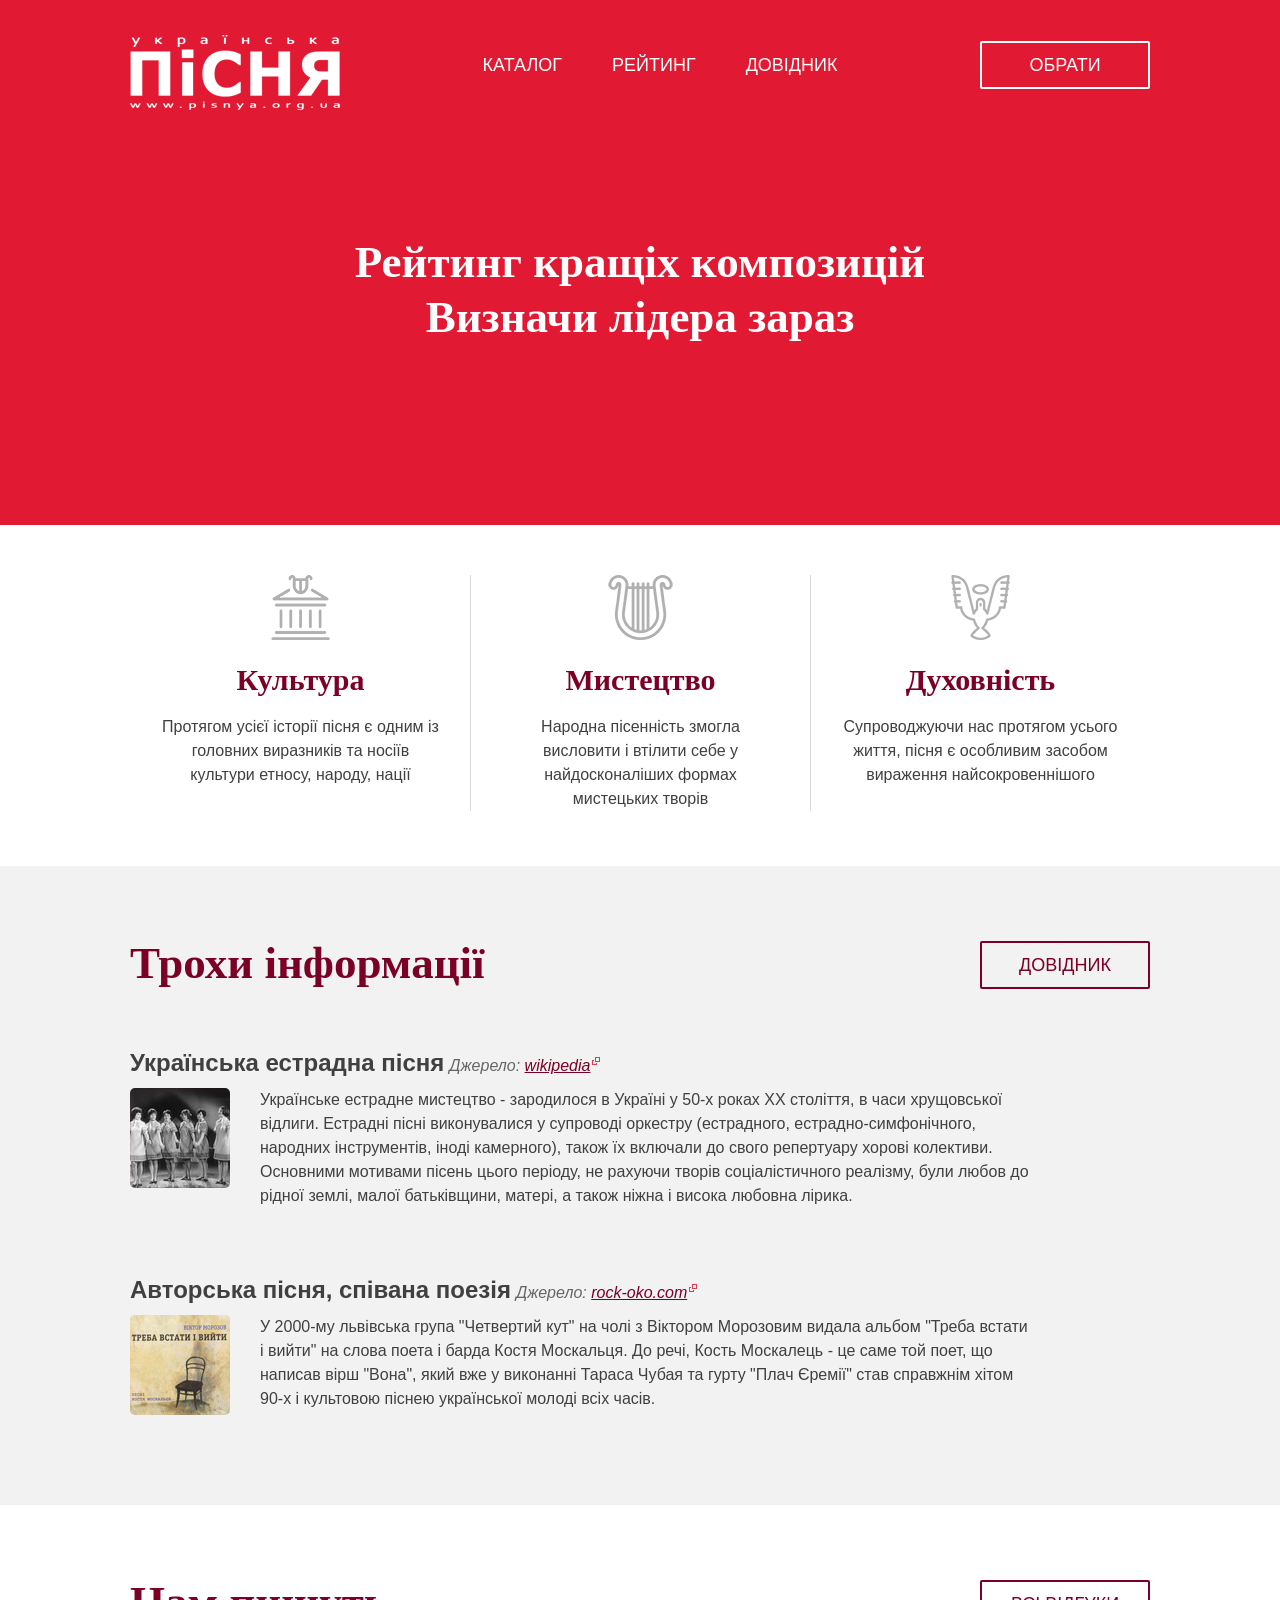
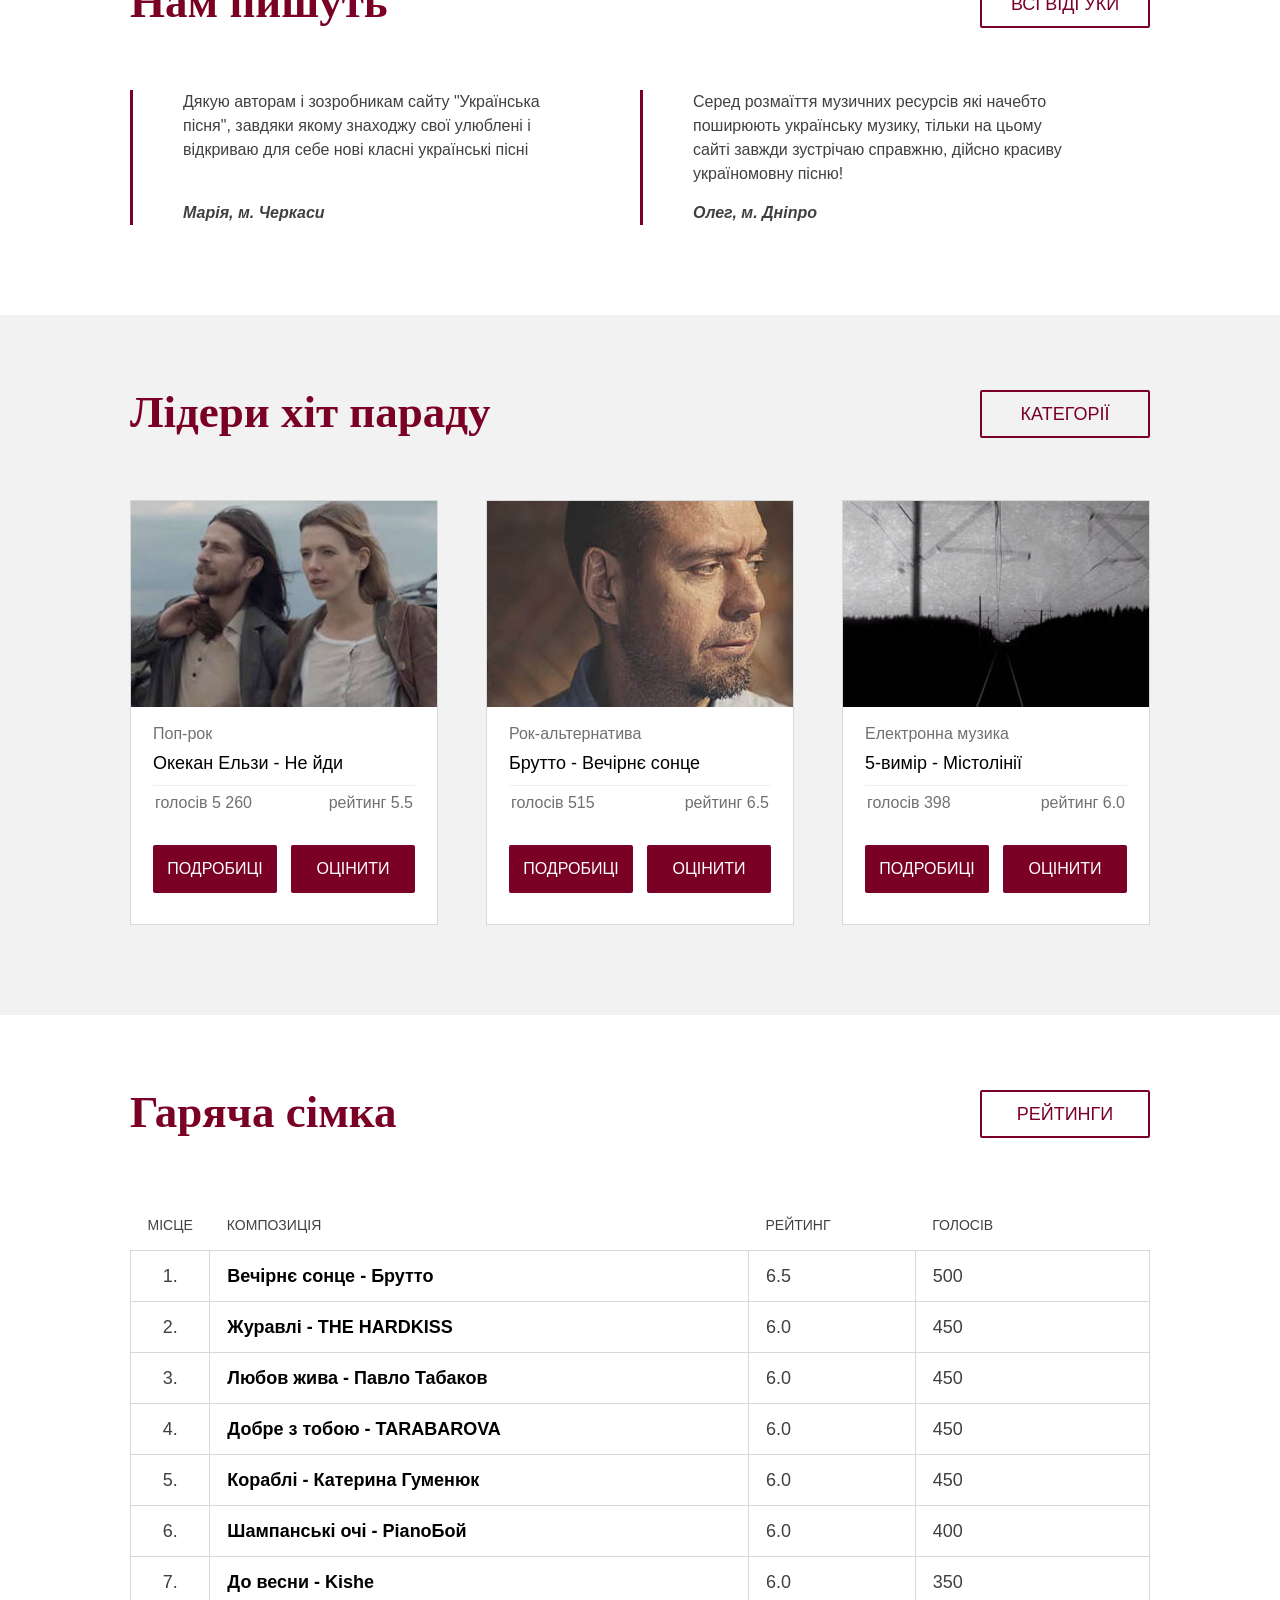
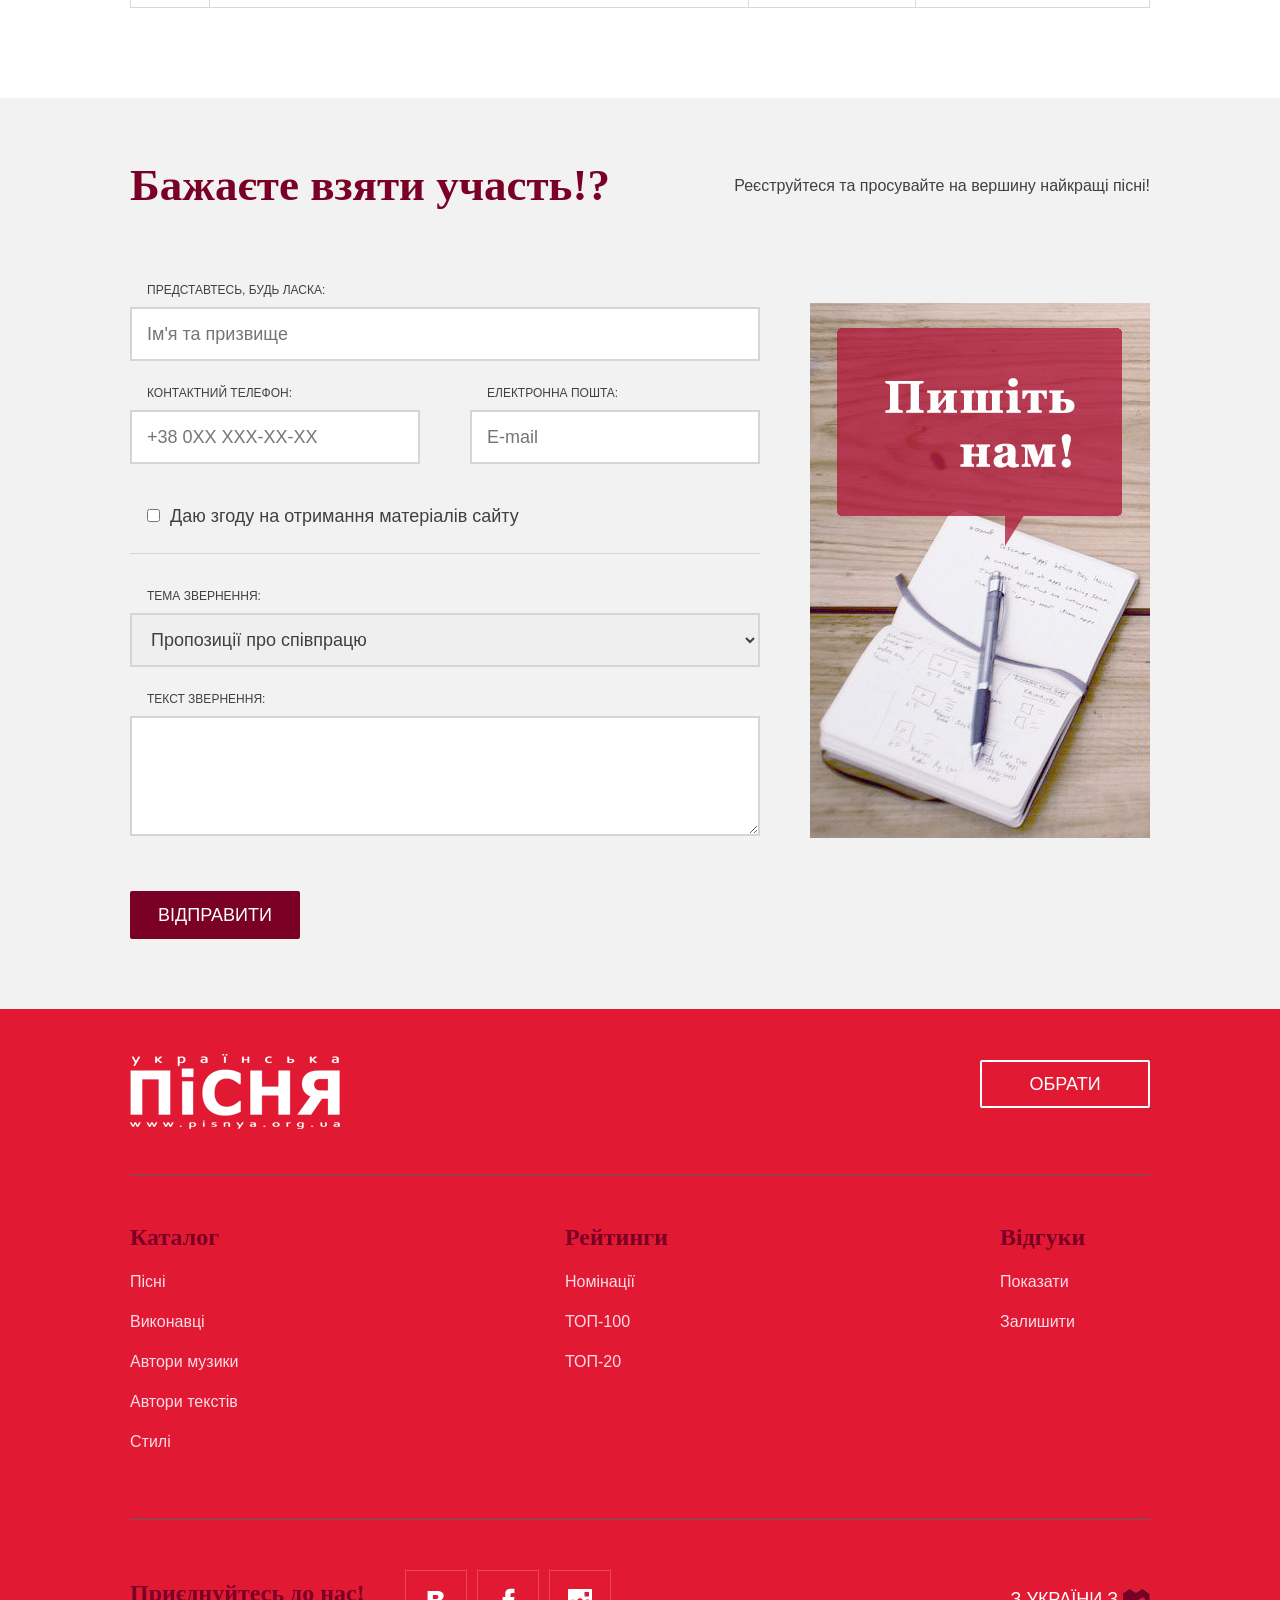
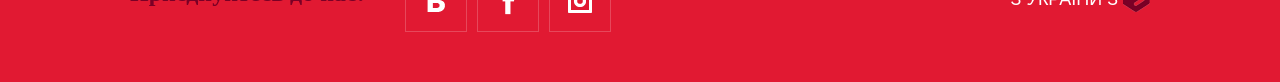
<file: index.html>
<!DOCTYPE HTML>
<html lang="ua">
  <head>
    <meta charset="utf-8">
    <title>Українська пісня G.K.</title>
    <link rel="stylesheet" href="css/style.css">
  </head>
  <body>
  
    <header class="page-header">
      <div class="container">
        <nav class="page-header__top">
          <a class="page-header__logo">
            <img class="page-header__logo-image" src="img/pisnya-logo.png" alt="Логотип 'Українська пісня'" width="210" height="75">
          </a>
          <ul class="main-nav site-list">
            <li class="site-list__item">
              <a href="#catalog">Каталог</a>
            </li>
            <li class="site-list__item">
              <a href="#shortlist">Рейтинг</a>
            </li>
            <li class="site-list__item">
              <a href="#reference">Довідник</a>
            </li>
          </ul>
          <div class="user-up">
            <a class="btn btn__quick-vote" href="#">Обрати</a>
          </div>
        </nav>
        <div class="page-header__promo">
          <a href="#www.pisnya.org.ua">Рейтинг кращіх композицій <br> Визначи лідера зараз</a>
        </div>
      </div>
    </header>
    
    <section class="features"> <!-- features - особливості -->
      <div class="container">
        <h2 class="visually-hidden">Особливості пісні як явища</h2>
        <ul class="features__list">
          <li class="features__item features__icon--culture">
            <h2 class="features__title">Культура</h2>
            <p class="features__description">Протягом усієї історії пісня є одним із головних виразників та носіїв культури етносу, народу, нації</p>
          </li>
          <li class="features__item features__icon--art">
            <h2 class="features__title">Мистецтво</h2>
            <p class="features__description">Народна пісенність змогла висловити і втілити себе у найдосконаліших формах мистецьких творів</p>
          </li>
          <li class="features__item features__icon--spirituality">
            <h2 class="features__title">Духовність</h2>
            <p class="features__description">Супроводжуючи нас протягом усього життя, пісня є особливим засобом вираження найсокровеннішого</p>
          </li>
        </ul>
      </div>
    </section>
    
    <section class="reference" id="reference"> <!-- reference, reference book - довідка - довідник -->
      <div class="container">
        <h2 class="section__title">Трохи інформації</h2>
        <a class="btn reference__all-link" href="#" title="Відкрити довідник">Довідник</a>
        <dl class="reference__list">
          <dt class="reference__term">
            <h3 class="reference__title">Українська естрадна пісня</h3>
            <i class="reference__source">Джерело: <a href="https://ua.wikipedia.org" target="_blank">wikipedia</a></i>
          </dt>
          <dd class="reference__description">
            <img src="img/article-1.jpg" alt="Українське естрадне мистецтво" width="100" height="100">
            <p>Українське естрадне мистецтво - зародилося в Україні у 50-х роках XX століття, в часи хрущовської відлиги. Естрадні пісні виконувалися у супроводі оркестру (естрадного, естрадно-симфонічного, народних інструментів, іноді камерного), також їх включали до свого репертуару хорові колективи. Основними мотивами пісень цього періоду, не рахуючи творів соціалістичного реалізму, були любов до рідної землі, малої батьківщини, матері, а також ніжна і висока любовна лірика.</p>
          </dd>
          <dt class="reference__term">
            <h3 class="reference__title">Авторська пісня, співана поезія</h3>
            <i class="reference__source">Джерело: <a href="https://rock-oko.com/muzichn-stil/spvana-poezya.html" target="_blank">rock-oko.com</a></i>
          </dt>
          <dd class="reference__description">
            <img src="img/article-2.jpg" alt="Авторська пісня, співана поезія" width="100" height="100">
            <p>У 2000-му львівська група "Четвертий кут" на чолі з Віктором Морозовим видала альбом "Треба встати і вийти" на слова поета і барда Костя Москальця. До речі, Кость Москалець - це саме той поет, що написав вірш "Вона", який вже у виконанні Тараса Чубая та гурту "Плач Єремії" став справжнім хітом 90-х і культовою піснею української молоді всіх часів.</p>
          </dd>
        </dl>
      </div>
    </section>

    <section class="reviews" id="reviews">
      <div class="container">
        <h2 class="section__title">Нам пишуть</h2>
        <a class="btn reviews__all--link" href="#" title="Переглянути всі відгуки">Всі відгуки</a>
        <div class="reviews__list">
          <blockquote class="review__item">
            <p>Дякую авторам і зозробникам сайту "Українська пісня", завдяки якому знаходжу свої улюблені і відкриваю для себе нові класні українські пісні </p>
            <cite class="review__author">Марія, м. Черкаси</cite>
          </blockquote>
          <blockquote class="review__item">
            <p>Серед розмаїття музичних ресурсів які начебто поширюють українську музику, тільки на цьому сайті завжди зустрічаю справжню, дійсно красиву україномовну пісню!</p>
            <cite class="review__author">Олег, м. Дніпро</cite>
          </blockquote>
        </div>
      </div>
    </section>
    
    <section class="hits" id="hits">
      <div class="container">
        <!-- слайдер -->
        <h2 class="section__title">Лідери хіт параду</h2>
        <a class="btn hits__all-link" href="#" title="Подивитися інші категорії">Категорії</a>
        <ul class="hits__list">
          <li class="hits__item">
            <img src="img/category1.jpg" alt="Категорія Поп-рок: Окекан Ельзи - Не йди" width="306" height="206">
            <div class="hits__category">Поп-рок</div>
            <h3 class="hits__title">Окекан Ельзи - Не йди</h3>
            <!-- <p class="hits__reating">Рейтинг: <b> 5.5</b> Голосів: <b>300</b></p> -->
            <p class="hits__reating"><span>голосів 5 260</span><span>рейтинг 5.5</span></p>
            <p class="hits__control">
              <a class="btn" href="#">Подробиці</a>
              <a class="btn" href="#">Оцінити</a>
            </p>
          </li>
          <li class="hits__item">
            <img src="img/category2.jpg" alt="Категорія Рок - альтернатива: Брутто - Вечірнє сонце" width="306" height="206">
            <div class="hits__category">Рок-альтернатива</div>
            <h3 class="hits__title">Брутто - Вечірнє сонце</h3>
            <p class="hits__reating"><span>голосів 515</span><span>рейтинг 6.5</span></p>
            <p class="hits__control">
              <a class="btn" href="#">Подробиці</a>
              <a class="btn" href="#">Оцінити</a>
            </p>
          </li>
          <li class="hits__item">
            <img src="img/category3.jpg" alt="Категорія Електронна музика: 5-вимір - Містолінії" width="306" height="206">
            <div class="hits__category">Електронна музика</div>
            <h3 class="hits__title">5-вимір - Містолінії</h3>
            <!-- <p class="hits__reating">рейтинг 6.5 голосів 300</p> -->
            <p class="hits__reating"><span>голосів 398</span><span>рейтинг 6.0</span></p>
            <p class="hits__control">
              <a class="btn" href="#">Подробиці</a>
              <a class="btn" href="#">Оцінити</a>
            </p>
          </li>
        </ul>
      </div>
    </section>
    
    <section class="shortlist" id="shortlist">
      <div class="container">
        <h2 class="section__title">Гаряча сімка</h2>
        <a class="btn shortlist__all-link" href="#" title="Взяти участь у голосуванні">Рейтинги</a>
        <table class="shortlist__list">
          <tr class="shortlist__item">
            <th class="shortlist__number">Місце</th>
            <th>Композиція</th>
            <th>Рейтинг</th>
            <th>Голосів</th>
          </tr>
          <tr class="shortlist__item">
            <td class="shortlist__number">1.</td>
            <td class="shortlist__name">
              <a>Вечірнє сонце - Брутто</a>
            </td>
            <td class="shortlist__reating">6.5</td>
            <td class="shortlist__votes">500</td>
          </tr>
          <tr class="shortlist__item">
            <td class="shortlist__number">2.</td>
            <td class="shortlist__name">
              <a>Журавлi - THE HARDKISS</a>
            </td>
            <td class="shortlist__reating">6.0</td>
            <td class="shortlist__votes">450</td>
          </tr>
          <tr class="shortlist__item">
            <td class="shortlist__number">3.</td>
            <td class="shortlist__name">
              <a>Любов жива - Павло Табаков</a>
            </td>
            <td class="shortlist__reating">6.0</td>
            <td class="shortlist__votes">450</td>
          </tr>
           <tr class="shortlist__item">
            <td class="shortlist__number">4.</td>
            <td class="shortlist__name">
              <a>Добре з тобою - TARABAROVA</a>
            </td>
            <td class="shortlist__reating">6.0</td>
            <td class="shortlist__votes">450</td>
          </tr>
          <tr class="shortlist__item">
            <td class="shortlist__number">5.</td>
            <td class="shortlist__name">
              <a>Кораблі - Катерина Гуменюк</a>
            </td>
            <td class="shortlist__reating">6.0</td>
            <td class="shortlist__votes">450</td>
          </tr>
          <tr class="shortlist__item">
            <td class="shortlist__number">6.</td>
            <td class="shortlist__name">
              <a>Шампанські очі - PianoБой</a>
            </td>
            <td class="shortlist__reating">6.0</td>
            <td class="shortlist__votes">400</td>
          </tr>
          <tr class="shortlist__item">
            <td class="shortlist__number">7.</td>
            <td class="shortlist__name">
              <a>До весни - Kishe</a>
            </td>
            <td class="shortlist__reating">6.0</td>
            <td class="shortlist__votes">350</td>
          </tr>
        </table>
      </div>
    </section>
    
    <section class="feedback">
      <div class="container">
        <h2 class="section__title">Бажаєте взяти участь!?</h2>
        <p class="feedback__tip">Реєструйтеся та просувайте на вершину найкращі пісні!</p>
        <form class="feedback__form" action="/mail" method="post">
          <div class="feedback__form-group">
            <label for="fullname">Представтесь, будь ласка:</label>
            <input type="text" name="fullname" id="fullname" placeholder="Ім'я та призвище">
          </div>
          <div class="feedback__columns">
            <div class="feedback__form-group feedback__column--left">
              <label for="phone">Контактний телефон:</label>
              <input type="text" name="phone" id="phone" placeholder="+38 0XX XXX-XX-XX">
            </div>
            <div class="feedback__form-group feedback__column--right">
              <label for="email">Електронна пошта:</label>
              <input type="text" name="email" id="email" placeholder="E-mail">
            </div>
          </div>
          <div class="feedback__checkbox-area">
            <label>
              <input type="checkbox" name="supscription">
              Даю згоду на отримання матеріалів сайту
            </label>
          </div>
          <div class="feedback__form-group">
            <label for="topic">Тема звернення:</label>
            <select name="topic" id="topic">
              <option value="1">Пропозиції про співпрацю</option>
              <option value="2">Питання пов'язані з реєстрацією</option>
              <option value="3">Застереження авторських прав</option>
            </select>
          </div>
          <div class="feedback__form-group">
            <label for="message">Текст звернення:</label>
            <textarea type="text" name="message" id="message" placeholder="Введіть текст Вашого звернення">
            </textarea>
          </div>
          <input type="submit" class="btn" value="Відправити">
        </form>
      </div>
    </section>
    
    <footer class="page-footer">
      <div class="container">
      
        <section class="page-footer__top">
          <div class="page-footer__logo">
            <img class="page-footer__logo-image" src="img/pisnya-logo.png" alt="Українська пісня - логотип сайту" width="210" height="75">
          </div>
          <div class="user-up">
            <a class="btn btn__quick-vote" href="#">Обрати</a>
          <div>
        </section>
        
        <nav class="page-footer__nav">
          <section class="page-footer__menu">
            <h3 class="page-footer__title">Каталог</h3>
            <ul class="page-footer__list">
              <li>
                <a href="#">Пісні</a>
              </li>
              <li>
                <a href="#">Виконавці</a>
              </li>
              <li>
                <a href="#">Автори музики</a>
              </li>
              <li>
                <a href="#">Автори текстів</a>
              </li>
              <li>
                <a href="#">Стилі</a>
              </li>
            </ul>
          </section>
          <section class="page-footer__menu">
            <h3 class="page-footer__title">Рейтинги</h3>
            <ul class="page-footer__list">
              <li>
                <a href="#">Номінації</a>
              </li>
              <li>
                <a href="#">ТОП-100</a>
              </li>
              <li>
                <a href="#">ТОП-20</a>
              </li>
            </ul>
          </section>
          <section class="page-footer__menu">
            <h3 class="page-footer__title">Відгуки</h3>
            <ul class="page-footer__list">
              <li>
                <a href="#">Показати</a>
              </li>
              <li>
                <a href="#">Залишити</a>
              </li>
            </ul>
          </section>
        </nav>
        
        <section class="page-footer__bottom">
          <div class="page-footer__social social">
            <b class="social__title">Приєднуйтесь до нас!</b>
              <a class="social__link social__link--vk" href="https://vk.com/pisnya">Вконтакті</a>
              <a class="social__link social__link--fb" href="https://facebook.com/pisnya">Фейсбук</a>
              <a class="social__link social__link--in" href="https://instagram.com/pisnya">Інстаграм</a>
          </div>
          <div class="page-footer__copyright">
            <a href="https://games4.github.io/">З України</a> з <span class="heart">любов'ю!</span>
          </div>
        </section>
        
      </div>
    </footer>
  </body>
</html>
</file>
<file: css/style.css>
body {
  min-width: 1040px;
  margin: 0;
  padding: 0;
  font-size: 18px;
  line-height: 24px;
  font-family: "Arial", sans-serif;
  color: #404040;
  background-color: white;
}

.visually-hidden:not(:focus):not(:active) {
  position: absolute;
  width: 1px;
  height: 1px;
  margin: -1px;
  border: 0;
  padding: 0;
  white-space: nowrap;
  clip-path: inset(100%);
  clip: rect(0 0 0 0);
  overflow: hidden;
}

.container {
    width: 1020px;
    margin: 0 auto;
}

.btn {
  display: inline-block;
  width: 146px;
  padding: 10px;
  font: inherit;
  vertical-align: top;
  text-align: center;
  
  color: #7a0026;
  text-transform: uppercase;
  text-decoration: none;
  word-wrap: break-word;
  
  border: 2px solid #7a0026;
  border-radius: 2px;
}

.btn:hover {
  color: #b4003c;
  border-color: #b4003c;
  
  color: #dc4b78;
  border-color: #dc4b78;
}

.btn:active {
  color: rgba(100, 0, 31, 0.3);
  border-color: #b4003c;
  
/*  color: #dc4b78;
  border-color: #dc4b78;*/
  color: rgba(220,75,120,0.3);
  border-color: rgba(220,75,120,0.3);
}

.btn__quick-vote {
  margin-top: 6px;
  color: #ffffff;
  border-color: #ffffff;
}

.btn__quick-vote:hover {
  color: #7a0026;
  
  border-color: #ffffff;
  background-color: #ffffff;
}

.btn__quick-vote:active {
  color: rgba(122, 0, 38, 0.3);

  border-color: #ffffff;
  background-color: #ffffff;
}

.page-header,
.page-footer {
/*  padding: 10px;*/
  background-color: #e11932;
/*  background-color: #EE2A4B;*/
  color: #ffc8d9;
}

.page-header {
  min-height: 490px;
  padding-top: 35px;
  
/*  background-image: url("../img/header-bg.jpg");
  background-repeat: no-repeat;
  background-position: center;
  background-size: cover; */
}

.page-header__top {
  display: flex;
  justify-content: space-between;

  margin-bottom: 125px;
}

.page-header__logo {
  width: 210px;
  height: 75px;
}

.page-header__logo-image {
  width: 210px;
  height: 75px;
}

.main-nav {
  margin: 0;
  margin-top: 18px;
  padding: 0;
/*  margin-left: 125px;

  width: 520px; */
}

.site-list {
  display: flex;
  
  list-style: none;
}

.site-list li {
  margin-right: 50px;
  text-transform: uppercase;
}

.site-list li:last-child {
    margin-right: 0;
}


.site-list a {
  color: #ffffff;
  text-decoration: none;
}

.site-list a:hover {
  text-decoration: underline;
}

.site-list a:active {
  color: rgba(255, 255, 255, 0.3);
}

.user-up {
/*  background-color: rgba(0, 255, 0, 0.1); */
/*  margin-left: 180px;*/
}

.page-header__promo {
  font-weight: bold;
  font-size: 45px;
  line-height: 55px;
  font-family: "Georgia", serif;
  text-align: center;
}

.page-header__promo a {
  color: #ffffff;
  text-decoration: none;
}

.features {
  padding-top: 50px;
  padding-bottom: 55px;
}

/* .features ul */
.features__list {
  display: flex;
  margin: 0;
  padding: 0;
  list-style: none;
}

.features__item {
  position: relative;
  
  width: 279px;
  padding-top: 90px;
  padding-left: 30px;
  padding-right: 30px;
  
  text-align: center;
  border-left: 1px solid #d9d9d9;
}

.features__item:first-child {
/*  border-left: none; */
  border-left-color: transparent;
}

.features__icon--culture {
/*  background: url("../img/culture.png") no-repeat top center;*/
}

.features__icon--art {
/*  background: url("../img/art.png") no-repeat top center; */
}

.features__icon--spirituality {
/*  background: url("../img/spirituality.png") no-repeat top center;*/
}

.features__item::before {
  content: "";
  position: absolute;
  top: 0;
  left: 137px;
  
  width: 65px;
  height: 65px;
/*  background-color: red; */
  background-image: url("../img/sprite.png");
  background-repeat: no-repeat;
/*  opacity: 0.5;*/
  
}

.features__icon--culture::before {
  background-position: -5px -1px;
}

.features__icon--art::before {
  background-position: -5px -68px;
}

.features__icon--spirituality::before {
  background-position: 2px -134px;
}

.features__title {
  margin: 0;
  margin-bottom: 20px;

  font-family: "Georgia", serif;
  font-size: 30px;
  line-height: 30px;
  font-weight: bold;
  color: #7a0026;
}

/* .features__item p */
.features__description {
  margin: 0;
  font-size: 16px;
}

/* reference - довідка */ 
.reference {
  padding-top: 70px;
  padding-bottom: 90px;
  background-color: #f2f2f2;
}

.reference .container {
  position: relative;
}

.section__title {
  margin-top: 0;
  margin-right: 180px;
  margin-bottom: 60px;
  margin-left: 0;
  
  font-family: "Georgia", serif;
  font-size: 45px;
  line-height: 55px;
  font-weight: bold;
  color: #7a0026;
}

.reference__all-link {
  position: absolute;
  top: 5px;
  right: 0px;
}

.reference__list {
  margin: 0;
  padding: 0;
  width: 900px;
}

.reference__term {
  margin: 0;
  margin-bottom: 10px;
}

/*.reference__list dt + dd { */
.reference__description + .reference__term { 
  margin-top: 70px; 
}

.reference__title {
  display: inline;
  font-size: 24px;
}

.reference__source {
  font-size: 16px;
  color: #666666;
  font-style: italic;
}

.reference__source a {
  position: relative;
  color: #7a0026;
}

.reference__source a:hover {
  color: #b4003c;
  font-style: italic;}

.reference__source a:active {
  color: rgba(100, 0, 31, 0.3);
}

.reference__source a::after {
  content: "";
  position: absolute;
  top: 0;
  right: -10px;
  width: 8px;
  height: 8px;
  
  background: url("../img/sprite.png") no-repeat -5px -210px;
}

/* .reference dd { */
.reference__description {
  position: relative;

  margin: 0;
  padding-left: 130px;
  
  min-height: 100px;
  
  font-size: 16px;
}

/* .reference img { */
.reference__description img {
  position: absolute;
  top: 0;
  left: 0;
  
  width: 100px;
  height: 100px;

  border-radius: 5px;
}

.reference__description p {
  margin: 0;
}

.reviews {
  padding-top: 70px;
  padding-bottom: 90px;
}

.reviews .container {
  position: relative;
}

.reviews .reviews__all--link {
  position: absolute;
  top: 5px;
  right: 0;
}

.reviews__list {
  display: flex;
}

.review__item {
  display: flex;
  flex-direction: column;
  justify-content: space-between;
  width: 377px;
  margin: 0;
  margin-right: 80px;
  padding: 0;
  padding-left: 50px;
  font-size: 16px;
  border-left: 3px solid #7a0026;
  
/*  background-color: rgba(122, 0, 38, 0.1); */
}

.review__item p {
  margin: 0;
  margin-bottom: 15px;
}

.review__author {
  font-weight: bold;
  font-style: italic;
}

.hits {
  padding-top: 70px;
  padding-bottom: 90px;
  background-color: #f2f2f2;
}

.hits .container {
  position: relative;
}

.hits .hits__all-link {
  position: absolute;
  top: 5px;
  right: 0;
}

.hits__list {
  display: flex;
  justify-content: space-between;
  margin: 0;
/*  margin-bottom: 50px; */
  padding: 0;
  
  list-style: none;
}

.hits__item {
  position: relative;
  margin: 0;
  width: 262px;
  padding: 15px 22px;
  padding-top: 221px;
  
  font-size: 16px;
  background-color: #ffffff; 
//  background-color: rgba(122, 0, 38, 0.1); 
  
  border: 1px solid #d8d8d8;
}

.hits__item img {
/*  max-width: 100%;
  height: auto;*/
  
  position: absolute;
  top: 0;
  left: 0;
  width: 306px;
  height: 206px;
}

.hits__item .btn {
  width: 100px;
}

.hits__category {
  font-size: 16px;
  margin-bottom: 5px;
  font-family: "Arial", sans-serif;
  color: #404040;
  color: #707070;
}

/* .hits__item h3 */
.hits__title {
  margin: 0;
  margin-bottom: 10px;
  font-size: 18px;
  font-weight: normal;
  color: #000000;
}

.hits__reating {
  display: flex;
  justify-content: space-between;
  margin: 0;
  margin-bottom: 20px;
  padding-top: 5px;
  padding-bottom: 10px;
  padding: 5px 2px 10px 2px;
  font-size: 16px;
  font-family: "Arial", sans-serif;
  color: #707070;
  
  border-top: 1px solid #eeeeee;
}

.hits__reating span {
  color: #a0a0a0;
  color: #707070;
}

.hits__control {
  display: flex;
  justify-content: space-between;
}

.hits__item .btn {
  color: #ffffff;
  background-color: #7a0026;
}

.hits__item .btn:hover {
  background-color: #c8193c;
  border-color: #c8193c;
}

.hits__item .btn:active {
  color: rgba(255, 255, 255, 0.5);
  background-color: #dc3c50;
  border-color: #dc3c50;
}

.shortlist {
  padding-top: 70px;
  padding-bottom: 90px;

//  background-color: rgba(255, 255, 0, 0.05); 
}

.shortlist .container {
  position: relative;
}

.shortlist .shortlist__all-link {
  position: absolute;
  top: 5px;
  right: 0;
}

.shortlist__list {
  width: 100%;
  border-collapse: collapse;
  line-height: 30px;
}

.shortlist__list th {
  font-weight: normal;
  text-align: left;
  font-size: 14px;
  text-transform: uppercase;
}

.shortlist__list td {
  border: 1px solid #333333;
  border-color: #d8d8d8;
}

.shortlist__list td, 
.shortlist__list th {
  padding: 10px 17px;
}

.shortlist__list .shortlist__number {
  text-align: center;
  width: 15px;
}

.shortlist__list .shortlist__name {
  font-weight: bold;
  color: #000000;
  width: 522px;
}

.shortlist__list .shortlist__reating {
  width: 135px;
}

.shortlist__list .shortlist__votes {
  width: 206px;
}

.feedback {
  padding-top: 60px;
  padding-bottom: 70px;

  background-color: rgba(0, 255, 255, 0.1); 
  background-color: #f2f2f2;
}

.feedback .container {
  position: relative;
}

.feedback .section__title {
  max-width: 570px;
}

.feedback__tip {
  position: absolute;
  top: 0;
  right: 0;
  max-width: 500px;
  
  font-size: 16px;
}

.feedback__form {
  padding-right: 390px;
  width: 630px;
  
  background-image: url("../img/write.jpg");
  background-repeat: no-repeat;
  background-position: 100% 30px;
}

.feedback__form-group {
  margin-bottom: 15px;
}

.feedback__form-group label {
  display: inline-block;
  padding: 5px 0;
  padding-left: 17px;
    
  font-size: 12px;
  text-transform: uppercase;
}

.feedback__columns {
  display: flex;
  justify-content: space-between;
}

.feedback__column--left,
.feedback__column--right {
  width: 290px;
}

.feedback__form input[type="text"],
.feedback__form select,
.feedback__form textarea {
  box-sizing: border-box;
  width: 100%;
  height: 54px;
  padding: 9px 15px;
  
  font: inherit; /* наследование текстовых свойств родителя: цвет, параметры шрифта. в нашем случае БОДИ */
  color: inherit;
  border: 2px solid #d5d5d5;
}

.feedback__form input[type="text"]:hover,
.feedback__form select:hover,
.feedback__form textarea:hover {
  border-color: #bebebe;
}

.feedback__form input[type="text"]:focus,
.feedback__form select:focus,
.feedback__form textarea:focus {
  border-color: #b4003c;
}

.feedback__form textarea {
  display: block;
  min-height: 120px;
}

.feedback__checkbox-area {
  margin-bottom: 25px;
  padding-top: 25px;
  padding-bottom: 25px;
  padding-left: 17px;
  border-bottom: 1px solid #d5d5d5;
}

.feedback__checkbox-area input[type="checkbox"] {
  margin: 0;
  margin-right: 5px;
}

.feedback__form .btn {
  margin-top: 40px;
  width: 170px;
  color: #ffffff;
  background-color: #7a0026;
}

.feedback__form .btn:hover {
  background-color: #c8193c;
  border-color: #c8193c;
}

.feedback__form .btn:active {
  color: rgba(255, 255, 255, 0.5);
  background-color: #dc3c50;
  border-color: #dc3c50;
}

.page-footer {
  padding-top: 45px;
  padding-bottom: 50px;
/*  margin-top: 20px; */
}

.page-footer__top {
  display: flex;
  justify-content: space-between;
  margin-bottom: 45px;
}

.page-footer__logo {
  width: 210px;
  height: 75px;
}

.page-footer__logo-image {
  width: 210px;
  height: 75px;
}

.page-footer__nav {
  display: flex;
  justify-content: space-between;

  margin-bottom: 50px;
  padding-top: 50px;

  border-top: 1px solid #5e5e5e;
}

.page-footer__menu {
  width: 150px;
  
/*  background-color: rgba(255, 255, 0, 0.1); */
}

/*.footer-menu h3 */
.page-footer__title {
  margin: 0;
  margin-bottom: 20px;
  font-weight: bold;
  font-size: 24px;
  font-family: "Georgia", serif;
  color: #7a0026;
}

/* .footer-menu ul */
.page-footer__list {
  margin: 0;
  padding: 0;

  list-style: none;
}

.page-footer__menu li {
  margin-bottom: 15px;
}

/* .footer-menu a  */
.page-footer__list a {
  font-size: 16px;
  color: #ffdce7;
  text-decoration: none;
}

/* .footer-menu a:hover */
.page-footer__list a:hover {
  color: #ffffff;
}

/* .footer-menu a:active */ 
.page-footer__list a:active {
  color: rgba(255, 255, 255, 0.3);
}

.page-footer__bottom {
  display: flex;
  justify-content: space-between;
  padding-top: 50px;
  border-top: 1px solid #5e5e5e;
}

.page-footer__social {
  width: 550px;
  font-size: 0;
}

/* .page-footer__bottom__social b */
.social__title {
  margin-right: 40px;
  font-size: 24px;
  font-family: "Georgia", serif;
  color: #7a0026;
}

.social__link {
  display: inline-block;
  margin-right: 10px;
  width: 60px;
  height: 60px;
  vertical-align: middle;

  color: #ffffff;
  background-image: url("../img/sprite.png");
  background-repeat: no-repeat;
  
  border: 1px solid rgba(255, 255, 255, 0.2);
}

.social__link:hover {
  border-color: rgba(255, 255, 255, 0.7);
}

.social__link:active {
  border-color: #ffffff;
  opacity: 0.1;
}

.social__link--vk {
  background-position: 16px -238px;
}

.social__link--fb {
  background-position: 19px -297px;
}

.social__link--in {
  background-position: 13px -358px;
}


.page-footer__copyright {
/*  width: 236px;*/
  margin-top: 17px;

  color: #ffffff; 
  text-transform: uppercase;
}

.page-footer__copyright a {
  color: #ffffff;
  text-decoration: none;
}

.page-footer__copyright a:hover {
  text-decoration: underline;    
}

.page-footer__copyright a:active {
  color: rgba(255, 255, 255, 0.3);
}

.page-footer__copyright .heart {
  display: inline-block;
  width: 27px;
  height: 24px;
  font-size: 0;
  vertical-align: middle;
  
  background-image: url("../img/sprite.png");
  background-position: -5px -419px;
  background-repeat: no-repeat;
}
</file>
